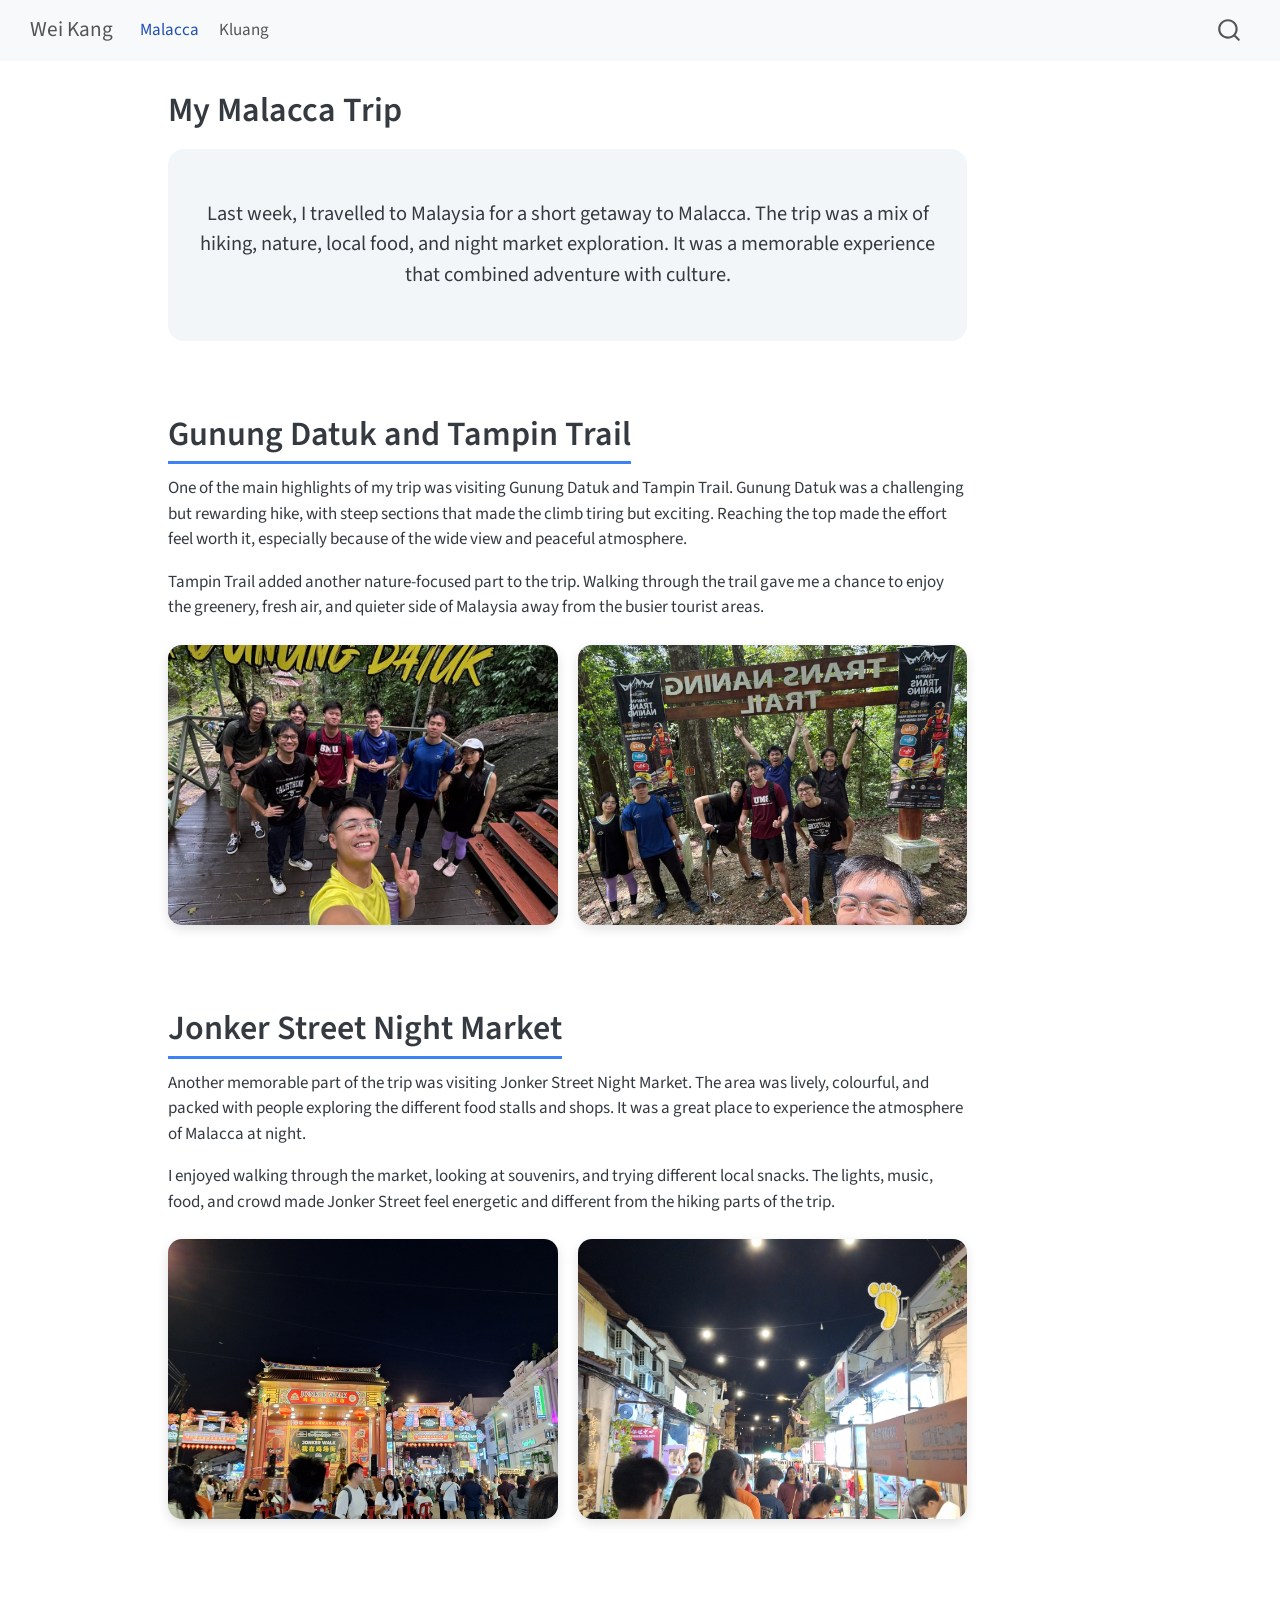
<file: docs/index.html>
<!DOCTYPE html>
<html xmlns="http://www.w3.org/1999/xhtml" lang="en" xml:lang="en"><head>

<meta charset="utf-8">
<meta name="generator" content="quarto-1.9.37">

<meta name="viewport" content="width=device-width, initial-scale=1.0, user-scalable=yes">


<title>Neo Wei Kang</title>
<style>
/* Default styles provided by pandoc.
** See https://pandoc.org/MANUAL.html#variables-for-html for config info.
*/
code{white-space: pre-wrap;}
span.smallcaps{font-variant: small-caps;}
div.columns{display: flex; gap: min(4vw, 1.5em);}
div.column{flex: auto; overflow-x: auto;}
div.hanging-indent{margin-left: 1.5em; text-indent: -1.5em;}
ul.task-list{list-style: none;}
ul.task-list li input[type="checkbox"] {
  width: 0.8em;
  margin: 0 0.8em 0.2em -1em; /* quarto-specific, see https://github.com/quarto-dev/quarto-cli/issues/4556 */ 
  vertical-align: middle;
}
/* CSS for syntax highlighting */
html { -webkit-text-size-adjust: 100%; }
pre > code.sourceCode { white-space: pre; position: relative; }
pre > code.sourceCode > span { display: inline-block; line-height: 1.25; }
pre > code.sourceCode > span:empty { height: 1.2em; }
.sourceCode { overflow: visible; }
code.sourceCode > span { color: inherit; text-decoration: inherit; }
div.sourceCode { margin: 1em 0; }
pre.sourceCode { margin: 0; }
@media screen {
div.sourceCode { overflow: auto; }
}
@media print {
pre > code.sourceCode { white-space: pre-wrap; }
pre > code.sourceCode > span { text-indent: -5em; padding-left: 5em; }
}
pre.numberSource code
  { counter-reset: source-line 0; }
pre.numberSource code > span
  { position: relative; left: -4em; counter-increment: source-line; }
pre.numberSource code > span > a:first-child::before
  { content: counter(source-line);
    position: relative; left: -1em; text-align: right; vertical-align: baseline;
    border: none; display: inline-block;
    -webkit-touch-callout: none; -webkit-user-select: none;
    -khtml-user-select: none; -moz-user-select: none;
    -ms-user-select: none; user-select: none;
    padding: 0 4px; width: 4em;
  }
pre.numberSource { margin-left: 3em;  padding-left: 4px; }
div.sourceCode
  {   }
@media screen {
pre > code.sourceCode > span > a:first-child::before { text-decoration: underline; }
}
</style>


<script src="site_libs/quarto-nav/quarto-nav.js"></script>
<script src="site_libs/quarto-nav/headroom.min.js"></script>
<script src="site_libs/clipboard/clipboard.min.js"></script>
<script src="site_libs/quarto-search/autocomplete.umd.js"></script>
<script src="site_libs/quarto-search/fuse.min.js"></script>
<script src="site_libs/quarto-search/quarto-search.js"></script>
<meta name="quarto:offset" content="./">
<script src="site_libs/quarto-html/quarto.js" type="module"></script>
<script src="site_libs/quarto-html/tabsets/tabsets.js" type="module"></script>
<script src="site_libs/quarto-html/popper.min.js"></script>
<script src="site_libs/quarto-html/tippy.umd.min.js"></script>
<script src="site_libs/quarto-html/anchor.min.js"></script>
<link href="site_libs/quarto-html/tippy.css" rel="stylesheet">
<link href="site_libs/quarto-html/quarto-syntax-highlighting-7f8f88aac4f3542376d5c11b86a4c14d.css" rel="stylesheet" id="quarto-text-highlighting-styles">
<script src="site_libs/bootstrap/bootstrap.min.js"></script>
<link href="site_libs/bootstrap/bootstrap-icons.css" rel="stylesheet">
<link href="site_libs/bootstrap/bootstrap-a0f9fd0d421825b736dc1bbcbcba2219.min.css" rel="stylesheet" append-hash="true" id="quarto-bootstrap" data-mode="light">
<script id="quarto-search-options" type="application/json">{
  "location": "navbar",
  "copy-button": false,
  "collapse-after": 3,
  "panel-placement": "end",
  "type": "overlay",
  "limit": 50,
  "keyboard-shortcut": [
    "f",
    "/",
    "s"
  ],
  "show-item-context": false,
  "language": {
    "search-no-results-text": "No results",
    "search-matching-documents-text": "matching documents",
    "search-copy-link-title": "Copy link to search",
    "search-hide-matches-text": "Hide additional matches",
    "search-more-match-text": "more match in this document",
    "search-more-matches-text": "more matches in this document",
    "search-clear-button-title": "Clear",
    "search-text-placeholder": "",
    "search-detached-cancel-button-title": "Cancel",
    "search-submit-button-title": "Submit",
    "search-label": "Search"
  }
}</script>


<link rel="stylesheet" href="styles.css">
</head>

<body class="nav-fixed quarto-light">

<div id="quarto-search-results"></div>
  <header id="quarto-header" class="headroom fixed-top">
    <nav class="navbar navbar-expand-lg " data-bs-theme="dark">
      <div class="navbar-container container-fluid">
      <div class="navbar-brand-container mx-auto">
    <a class="navbar-brand" href="./index.html">
    <span class="navbar-title">Wei Kang</span>
    </a>
  </div>
            <div id="quarto-search" class="" title="Search"></div>
          <button class="navbar-toggler" type="button" data-bs-toggle="collapse" data-bs-target="#navbarCollapse" aria-controls="navbarCollapse" role="menu" aria-expanded="false" aria-label="Toggle navigation" onclick="if (window.quartoToggleHeadroom) { window.quartoToggleHeadroom(); }">
  <span class="navbar-toggler-icon"></span>
</button>
          <div class="collapse navbar-collapse" id="navbarCollapse">
            <ul class="navbar-nav navbar-nav-scroll me-auto">
  <li class="nav-item">
    <a class="nav-link active" href="./index.html" aria-current="page"> 
<span class="menu-text">Malacca</span></a>
  </li>  
  <li class="nav-item">
    <a class="nav-link" href="./about.html"> 
<span class="menu-text">Kluang</span></a>
  </li>  
</ul>
          </div> <!-- /navcollapse -->
            <div class="quarto-navbar-tools">
</div>
      </div> <!-- /container-fluid -->
    </nav>
</header>
<!-- content -->
<div id="quarto-content" class="quarto-container page-columns page-rows-contents page-layout-article page-navbar">
<!-- sidebar -->
<!-- margin-sidebar -->
    <div id="quarto-margin-sidebar" class="sidebar margin-sidebar zindex-bottom">
        
    </div>
<!-- main -->
<main class="content" id="quarto-document-content">

<header id="title-block-header" class="quarto-title-block default">
  <div class="quarto-title">
    <h1 class="title">My Malacca Trip</h1>
  </div>
</header>

<section class="hero">
  <p>
    Last week, I travelled to Malaysia for a short getaway to Malacca.
    The trip was a mix of hiking, nature, local food, and night market exploration.
    It was a memorable experience that combined adventure with culture.
  </p>
</section>

<section class="trip-section">
  <h2>Gunung Datuk and Tampin Trail</h2>

  <p>
    One of the main highlights of my trip was visiting Gunung Datuk and Tampin Trail.
    Gunung Datuk was a challenging but rewarding hike, with steep sections that made
    the climb tiring but exciting. Reaching the top made the effort feel worth it,
    especially because of the wide view and peaceful atmosphere.
  </p>

  <p>
    Tampin Trail added another nature-focused part to the trip. Walking through the
    trail gave me a chance to enjoy the greenery, fresh air, and quieter side of
    Malaysia away from the busier tourist areas.
  </p>

  <div class="image-grid">
    <img src="datuk.jpg" alt="Gunung Datuk hike">

    <img src="tampin.jpg" alt="Tampin Trail">
  </div>
</section>

<section class="trip-section">
  <h2>Jonker Street Night Market</h2>

  <p>
    Another memorable part of the trip was visiting Jonker Street Night Market.
    The area was lively, colourful, and packed with people exploring the different
    food stalls and shops. It was a great place to experience the atmosphere of
    Malacca at night.
  </p>

  <p>
    I enjoyed walking through the market, looking at souvenirs, and trying different
    local snacks. The lights, music, food, and crowd made Jonker Street feel energetic
    and different from the hiking parts of the trip.
  </p>

  <div class="image-grid">
    <img src="jonker1.jpg" alt="Jonker Street Night Market">

    <img src="jonker2.jpg" alt="Food and stalls at Jonker Street Night Market">
  </div>
</section>

</main>
<script id="quarto-html-after-body" type="application/javascript">
  window.document.addEventListener("DOMContentLoaded", function (event) {
    const icon = "";
    const anchorJS = new window.AnchorJS();
    anchorJS.options = {
      placement: 'right',
      icon: icon
    };
    anchorJS.add('.anchored');
    const isCodeAnnotation = (el) => {
      for (const clz of el.classList) {
        if (clz.startsWith('code-annotation-')) {                     
          return true;
        }
      }
      return false;
    }
    const onCopySuccess = function(e) {
      // button target
      const button = e.trigger;
      // don't keep focus
      button.blur();
      // flash "checked"
      button.classList.add('code-copy-button-checked');
      var currentTitle = button.getAttribute("title");
      button.setAttribute("title", "Copied!");
      let tooltip;
      if (window.bootstrap) {
        button.setAttribute("data-bs-toggle", "tooltip");
        button.setAttribute("data-bs-placement", "left");
        button.setAttribute("data-bs-title", "Copied!");
        tooltip = new bootstrap.Tooltip(button, 
          { trigger: "manual", 
            customClass: "code-copy-button-tooltip",
            offset: [0, -8]});
        tooltip.show();    
      }
      setTimeout(function() {
        if (tooltip) {
          tooltip.hide();
          button.removeAttribute("data-bs-title");
          button.removeAttribute("data-bs-toggle");
          button.removeAttribute("data-bs-placement");
        }
        button.setAttribute("title", currentTitle);
        button.classList.remove('code-copy-button-checked');
      }, 1000);
      // clear code selection
      e.clearSelection();
    }
    const getTextToCopy = function(trigger) {
      const outerScaffold = trigger.parentElement.cloneNode(true);
      const codeEl = outerScaffold.querySelector('code');
      for (const childEl of codeEl.children) {
        if (isCodeAnnotation(childEl)) {
          childEl.remove();
        }
      }
      return codeEl.innerText;
    }
    const clipboard = new window.ClipboardJS('.code-copy-button:not([data-in-quarto-modal])', {
      text: getTextToCopy
    });
    clipboard.on('success', onCopySuccess);
    if (window.document.getElementById('quarto-embedded-source-code-modal')) {
      const clipboardModal = new window.ClipboardJS('.code-copy-button[data-in-quarto-modal]', {
        text: getTextToCopy,
        container: window.document.getElementById('quarto-embedded-source-code-modal')
      });
      clipboardModal.on('success', onCopySuccess);
    }
      var localhostRegex = new RegExp(/^(?:http|https):\/\/localhost\:?[0-9]*\//);
      var mailtoRegex = new RegExp(/^mailto:/);
        var filterRegex = new RegExp('/' + window.location.host + '/');
      var isInternal = (href) => {
          return filterRegex.test(href) || localhostRegex.test(href) || mailtoRegex.test(href);
      }
      // Inspect non-navigation links and adorn them if external
     var links = window.document.querySelectorAll('a[href]:not(.nav-link):not(.navbar-brand):not(.toc-action):not(.sidebar-link):not(.sidebar-item-toggle):not(.pagination-link):not(.no-external):not([aria-hidden]):not(.dropdown-item):not(.quarto-navigation-tool):not(.about-link)');
      for (var i=0; i<links.length; i++) {
        const link = links[i];
        if (!isInternal(link.href)) {
          // undo the damage that might have been done by quarto-nav.js in the case of
          // links that we want to consider external
          if (link.dataset.originalHref !== undefined) {
            link.href = link.dataset.originalHref;
          }
        }
      }
    function tippyHover(el, contentFn, onTriggerFn, onUntriggerFn) {
      const config = {
        allowHTML: true,
        maxWidth: 500,
        delay: 100,
        arrow: false,
        appendTo: function(el) {
            return el.parentElement;
        },
        interactive: true,
        interactiveBorder: 10,
        theme: 'quarto',
        placement: 'bottom-start',
      };
      if (contentFn) {
        config.content = contentFn;
      }
      if (onTriggerFn) {
        config.onTrigger = onTriggerFn;
      }
      if (onUntriggerFn) {
        config.onUntrigger = onUntriggerFn;
      }
      window.tippy(el, config); 
    }
    const noterefs = window.document.querySelectorAll('a[role="doc-noteref"]');
    for (var i=0; i<noterefs.length; i++) {
      const ref = noterefs[i];
      tippyHover(ref, function() {
        // use id or data attribute instead here
        let href = ref.getAttribute('data-footnote-href') || ref.getAttribute('href');
        try { href = new URL(href).hash; } catch {}
        const id = href.replace(/^#\/?/, "");
        const note = window.document.getElementById(id);
        if (note) {
          return note.innerHTML;
        } else {
          return "";
        }
      });
    }
    const xrefs = window.document.querySelectorAll('a.quarto-xref');
    const processXRef = (id, note) => {
      // Strip column container classes
      const stripColumnClz = (el) => {
        el.classList.remove("page-full", "page-columns");
        if (el.children) {
          for (const child of el.children) {
            stripColumnClz(child);
          }
        }
      }
      stripColumnClz(note)
      if (id === null || id.startsWith('sec-')) {
        // Special case sections, only their first couple elements
        const container = document.createElement("div");
        if (note.children && note.children.length > 2) {
          container.appendChild(note.children[0].cloneNode(true));
          for (let i = 1; i < note.children.length; i++) {
            const child = note.children[i];
            if (child.tagName === "P" && child.innerText === "") {
              continue;
            } else {
              container.appendChild(child.cloneNode(true));
              break;
            }
          }
          if (window.Quarto?.typesetMath) {
            window.Quarto.typesetMath(container);
          }
          return container.innerHTML
        } else {
          if (window.Quarto?.typesetMath) {
            window.Quarto.typesetMath(note);
          }
          return note.innerHTML;
        }
      } else {
        // Remove any anchor links if they are present
        const anchorLink = note.querySelector('a.anchorjs-link');
        if (anchorLink) {
          anchorLink.remove();
        }
        if (window.Quarto?.typesetMath) {
          window.Quarto.typesetMath(note);
        }
        if (note.classList.contains("callout")) {
          return note.outerHTML;
        } else {
          return note.innerHTML;
        }
      }
    }
    for (var i=0; i<xrefs.length; i++) {
      const xref = xrefs[i];
      tippyHover(xref, undefined, function(instance) {
        instance.disable();
        let url = xref.getAttribute('href');
        let hash = undefined; 
        if (url.startsWith('#')) {
          hash = url;
        } else {
          try { hash = new URL(url).hash; } catch {}
        }
        if (hash) {
          const id = hash.replace(/^#\/?/, "");
          const note = window.document.getElementById(id);
          if (note !== null) {
            try {
              const html = processXRef(id, note.cloneNode(true));
              instance.setContent(html);
            } finally {
              instance.enable();
              instance.show();
            }
          } else {
            // See if we can fetch this
            fetch(url.split('#')[0])
            .then(res => res.text())
            .then(html => {
              const parser = new DOMParser();
              const htmlDoc = parser.parseFromString(html, "text/html");
              const note = htmlDoc.getElementById(id);
              if (note !== null) {
                const html = processXRef(id, note);
                instance.setContent(html);
              } 
            }).finally(() => {
              instance.enable();
              instance.show();
            });
          }
        } else {
          // See if we can fetch a full url (with no hash to target)
          // This is a special case and we should probably do some content thinning / targeting
          fetch(url)
          .then(res => res.text())
          .then(html => {
            const parser = new DOMParser();
            const htmlDoc = parser.parseFromString(html, "text/html");
            const note = htmlDoc.querySelector('main.content');
            if (note !== null) {
              // This should only happen for chapter cross references
              // (since there is no id in the URL)
              // remove the first header
              if (note.children.length > 0 && note.children[0].tagName === "HEADER") {
                note.children[0].remove();
              }
              const html = processXRef(null, note);
              instance.setContent(html);
            } 
          }).finally(() => {
            instance.enable();
            instance.show();
          });
        }
      }, function(instance) {
      });
    }
        let selectedAnnoteEl;
        const selectorForAnnotation = ( cell, annotation) => {
          let cellAttr = 'data-code-cell="' + cell + '"';
          let lineAttr = 'data-code-annotation="' +  annotation + '"';
          const selector = 'span[' + cellAttr + '][' + lineAttr + ']';
          return selector;
        }
        const selectCodeLines = (annoteEl) => {
          const doc = window.document;
          const targetCell = annoteEl.getAttribute("data-target-cell");
          const targetAnnotation = annoteEl.getAttribute("data-target-annotation");
          const annoteSpan = window.document.querySelector(selectorForAnnotation(targetCell, targetAnnotation));
          const lines = annoteSpan.getAttribute("data-code-lines").split(",");
          const lineIds = lines.map((line) => {
            return targetCell + "-" + line;
          })
          let top = null;
          let height = null;
          let parent = null;
          if (lineIds.length > 0) {
              //compute the position of the single el (top and bottom and make a div)
              const el = window.document.getElementById(lineIds[0]);
              top = el.offsetTop;
              height = el.offsetHeight;
              parent = el.parentElement.parentElement;
            if (lineIds.length > 1) {
              const lastEl = window.document.getElementById(lineIds[lineIds.length - 1]);
              const bottom = lastEl.offsetTop + lastEl.offsetHeight;
              height = bottom - top;
            }
            if (top !== null && height !== null && parent !== null) {
              // cook up a div (if necessary) and position it 
              let div = window.document.getElementById("code-annotation-line-highlight");
              if (div === null) {
                div = window.document.createElement("div");
                div.setAttribute("id", "code-annotation-line-highlight");
                div.style.position = 'absolute';
                parent.appendChild(div);
              }
              div.style.top = top - 2 + "px";
              div.style.height = height + 4 + "px";
              div.style.left = 0;
              let gutterDiv = window.document.getElementById("code-annotation-line-highlight-gutter");
              if (gutterDiv === null) {
                gutterDiv = window.document.createElement("div");
                gutterDiv.setAttribute("id", "code-annotation-line-highlight-gutter");
                gutterDiv.style.position = 'absolute';
                const codeCell = window.document.getElementById(targetCell);
                const gutter = codeCell.querySelector('.code-annotation-gutter');
                gutter.appendChild(gutterDiv);
              }
              gutterDiv.style.top = top - 2 + "px";
              gutterDiv.style.height = height + 4 + "px";
            }
            selectedAnnoteEl = annoteEl;
          }
        };
        const unselectCodeLines = () => {
          const elementsIds = ["code-annotation-line-highlight", "code-annotation-line-highlight-gutter"];
          elementsIds.forEach((elId) => {
            const div = window.document.getElementById(elId);
            if (div) {
              div.remove();
            }
          });
          selectedAnnoteEl = undefined;
        };
          // Handle positioning of the toggle
      window.addEventListener(
        "resize",
        throttle(() => {
          elRect = undefined;
          if (selectedAnnoteEl) {
            selectCodeLines(selectedAnnoteEl);
          }
        }, 10)
      );
      function throttle(fn, ms) {
      let throttle = false;
      let timer;
        return (...args) => {
          if(!throttle) { // first call gets through
              fn.apply(this, args);
              throttle = true;
          } else { // all the others get throttled
              if(timer) clearTimeout(timer); // cancel #2
              timer = setTimeout(() => {
                fn.apply(this, args);
                timer = throttle = false;
              }, ms);
          }
        };
      }
        // Attach click handler to the DT
        const annoteDls = window.document.querySelectorAll('dt[data-target-cell]');
        for (const annoteDlNode of annoteDls) {
          annoteDlNode.addEventListener('click', (event) => {
            const clickedEl = event.target;
            if (clickedEl !== selectedAnnoteEl) {
              unselectCodeLines();
              const activeEl = window.document.querySelector('dt[data-target-cell].code-annotation-active');
              if (activeEl) {
                activeEl.classList.remove('code-annotation-active');
              }
              selectCodeLines(clickedEl);
              clickedEl.classList.add('code-annotation-active');
            } else {
              // Unselect the line
              unselectCodeLines();
              clickedEl.classList.remove('code-annotation-active');
            }
          });
        }
    const findCites = (el) => {
      const parentEl = el.parentElement;
      if (parentEl) {
        const cites = parentEl.dataset.cites;
        if (cites) {
          return {
            el,
            cites: cites.split(' ')
          };
        } else {
          return findCites(el.parentElement)
        }
      } else {
        return undefined;
      }
    };
    var bibliorefs = window.document.querySelectorAll('a[role="doc-biblioref"]');
    for (var i=0; i<bibliorefs.length; i++) {
      const ref = bibliorefs[i];
      const citeInfo = findCites(ref);
      if (citeInfo) {
        tippyHover(citeInfo.el, function() {
          var popup = window.document.createElement('div');
          citeInfo.cites.forEach(function(cite) {
            var citeDiv = window.document.createElement('div');
            citeDiv.classList.add('hanging-indent');
            citeDiv.classList.add('csl-entry');
            var biblioDiv = window.document.getElementById('ref-' + cite);
            if (biblioDiv) {
              citeDiv.innerHTML = biblioDiv.innerHTML;
            }
            popup.appendChild(citeDiv);
          });
          return popup.innerHTML;
        });
      }
    }
  });
  </script>
</div> <!-- /content -->




</body></html>
</file>
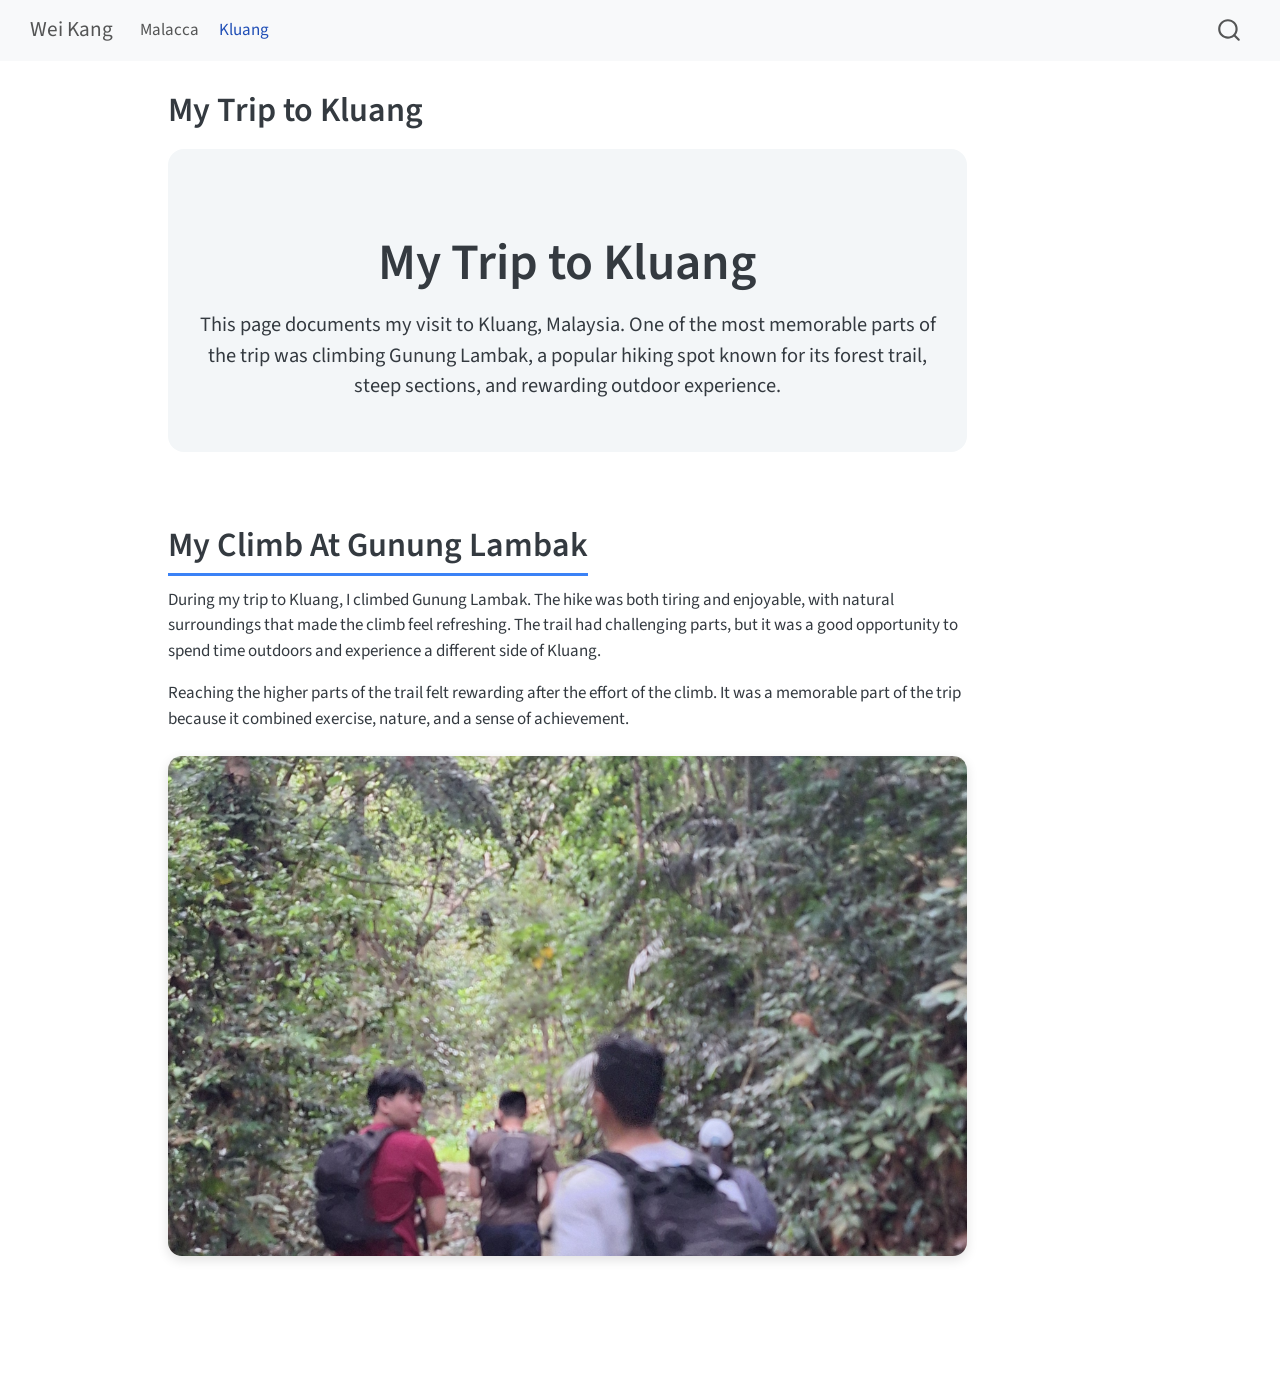
<file: docs/about.html>
<!DOCTYPE html>
<html xmlns="http://www.w3.org/1999/xhtml" lang="en" xml:lang="en"><head>

<meta charset="utf-8">
<meta name="generator" content="quarto-1.9.37">

<meta name="viewport" content="width=device-width, initial-scale=1.0, user-scalable=yes">


<title>Kluang Trip</title>
<style>
/* Default styles provided by pandoc.
** See https://pandoc.org/MANUAL.html#variables-for-html for config info.
*/
code{white-space: pre-wrap;}
span.smallcaps{font-variant: small-caps;}
div.columns{display: flex; gap: min(4vw, 1.5em);}
div.column{flex: auto; overflow-x: auto;}
div.hanging-indent{margin-left: 1.5em; text-indent: -1.5em;}
ul.task-list{list-style: none;}
ul.task-list li input[type="checkbox"] {
  width: 0.8em;
  margin: 0 0.8em 0.2em -1em; /* quarto-specific, see https://github.com/quarto-dev/quarto-cli/issues/4556 */ 
  vertical-align: middle;
}
/* CSS for syntax highlighting */
html { -webkit-text-size-adjust: 100%; }
pre > code.sourceCode { white-space: pre; position: relative; }
pre > code.sourceCode > span { display: inline-block; line-height: 1.25; }
pre > code.sourceCode > span:empty { height: 1.2em; }
.sourceCode { overflow: visible; }
code.sourceCode > span { color: inherit; text-decoration: inherit; }
div.sourceCode { margin: 1em 0; }
pre.sourceCode { margin: 0; }
@media screen {
div.sourceCode { overflow: auto; }
}
@media print {
pre > code.sourceCode { white-space: pre-wrap; }
pre > code.sourceCode > span { text-indent: -5em; padding-left: 5em; }
}
pre.numberSource code
  { counter-reset: source-line 0; }
pre.numberSource code > span
  { position: relative; left: -4em; counter-increment: source-line; }
pre.numberSource code > span > a:first-child::before
  { content: counter(source-line);
    position: relative; left: -1em; text-align: right; vertical-align: baseline;
    border: none; display: inline-block;
    -webkit-touch-callout: none; -webkit-user-select: none;
    -khtml-user-select: none; -moz-user-select: none;
    -ms-user-select: none; user-select: none;
    padding: 0 4px; width: 4em;
  }
pre.numberSource { margin-left: 3em;  padding-left: 4px; }
div.sourceCode
  {   }
@media screen {
pre > code.sourceCode > span > a:first-child::before { text-decoration: underline; }
}
</style>


<script src="site_libs/quarto-nav/quarto-nav.js"></script>
<script src="site_libs/quarto-nav/headroom.min.js"></script>
<script src="site_libs/clipboard/clipboard.min.js"></script>
<script src="site_libs/quarto-search/autocomplete.umd.js"></script>
<script src="site_libs/quarto-search/fuse.min.js"></script>
<script src="site_libs/quarto-search/quarto-search.js"></script>
<meta name="quarto:offset" content="./">
<script src="site_libs/quarto-html/quarto.js" type="module"></script>
<script src="site_libs/quarto-html/tabsets/tabsets.js" type="module"></script>
<script src="site_libs/quarto-html/popper.min.js"></script>
<script src="site_libs/quarto-html/tippy.umd.min.js"></script>
<script src="site_libs/quarto-html/anchor.min.js"></script>
<link href="site_libs/quarto-html/tippy.css" rel="stylesheet">
<link href="site_libs/quarto-html/quarto-syntax-highlighting-7f8f88aac4f3542376d5c11b86a4c14d.css" rel="stylesheet" id="quarto-text-highlighting-styles">
<script src="site_libs/bootstrap/bootstrap.min.js"></script>
<link href="site_libs/bootstrap/bootstrap-icons.css" rel="stylesheet">
<link href="site_libs/bootstrap/bootstrap-a0f9fd0d421825b736dc1bbcbcba2219.min.css" rel="stylesheet" append-hash="true" id="quarto-bootstrap" data-mode="light">
<script id="quarto-search-options" type="application/json">{
  "location": "navbar",
  "copy-button": false,
  "collapse-after": 3,
  "panel-placement": "end",
  "type": "overlay",
  "limit": 50,
  "keyboard-shortcut": [
    "f",
    "/",
    "s"
  ],
  "show-item-context": false,
  "language": {
    "search-no-results-text": "No results",
    "search-matching-documents-text": "matching documents",
    "search-copy-link-title": "Copy link to search",
    "search-hide-matches-text": "Hide additional matches",
    "search-more-match-text": "more match in this document",
    "search-more-matches-text": "more matches in this document",
    "search-clear-button-title": "Clear",
    "search-text-placeholder": "",
    "search-detached-cancel-button-title": "Cancel",
    "search-submit-button-title": "Submit",
    "search-label": "Search"
  }
}</script>


<link rel="stylesheet" href="styles.css">
</head>

<body class="nav-fixed quarto-light">

<div id="quarto-search-results"></div>
  <header id="quarto-header" class="headroom fixed-top">
    <nav class="navbar navbar-expand-lg " data-bs-theme="dark">
      <div class="navbar-container container-fluid">
      <div class="navbar-brand-container mx-auto">
    <a class="navbar-brand" href="./index.html">
    <span class="navbar-title">Wei Kang</span>
    </a>
  </div>
            <div id="quarto-search" class="" title="Search"></div>
          <button class="navbar-toggler" type="button" data-bs-toggle="collapse" data-bs-target="#navbarCollapse" aria-controls="navbarCollapse" role="menu" aria-expanded="false" aria-label="Toggle navigation" onclick="if (window.quartoToggleHeadroom) { window.quartoToggleHeadroom(); }">
  <span class="navbar-toggler-icon"></span>
</button>
          <div class="collapse navbar-collapse" id="navbarCollapse">
            <ul class="navbar-nav navbar-nav-scroll me-auto">
  <li class="nav-item">
    <a class="nav-link" href="./index.html"> 
<span class="menu-text">Malacca</span></a>
  </li>  
  <li class="nav-item">
    <a class="nav-link active" href="./about.html" aria-current="page"> 
<span class="menu-text">Kluang</span></a>
  </li>  
</ul>
          </div> <!-- /navcollapse -->
            <div class="quarto-navbar-tools">
</div>
      </div> <!-- /container-fluid -->
    </nav>
</header>
<!-- content -->
<div id="quarto-content" class="quarto-container page-columns page-rows-contents page-layout-article page-navbar">
<!-- sidebar -->
<!-- margin-sidebar -->
    <div id="quarto-margin-sidebar" class="sidebar margin-sidebar zindex-bottom">
        
    </div>
<!-- main -->
<main class="content" id="quarto-document-content">

<header id="title-block-header" class="quarto-title-block default">
  <div class="quarto-title">
    <h1 class="title">My Trip to Kluang</h1>
  </div>
</header>

<section class="hero">
  <h1>My Trip to Kluang</h1>
  <p>
    This page documents my visit to Kluang, Malaysia. One of the most memorable
    parts of the trip was climbing Gunung Lambak, a popular hiking spot known for
    its forest trail, steep sections, and rewarding outdoor experience.
  </p>
</section>

<section class="trip-section">
  <h2>My Climb At Gunung Lambak</h2>

  <p>
    During my trip to Kluang, I climbed Gunung Lambak. The hike was both tiring
    and enjoyable, with natural surroundings that made the climb feel refreshing.
    The trail had challenging parts, but it was a good opportunity to spend time
    outdoors and experience a different side of Kluang.
  </p>

  <p>
    Reaching the higher parts of the trail felt rewarding after the effort of the
    climb. It was a memorable part of the trip because it combined exercise,
    nature, and a sense of achievement.
  </p>

  <div class="single-image">
    <img src="lambak.jpg" alt="My climb at Gunung Lambak">
  </div>
</section>

</main>
<script id="quarto-html-after-body" type="application/javascript">
  window.document.addEventListener("DOMContentLoaded", function (event) {
    const icon = "";
    const anchorJS = new window.AnchorJS();
    anchorJS.options = {
      placement: 'right',
      icon: icon
    };
    anchorJS.add('.anchored');
    const isCodeAnnotation = (el) => {
      for (const clz of el.classList) {
        if (clz.startsWith('code-annotation-')) {                     
          return true;
        }
      }
      return false;
    }
    const onCopySuccess = function(e) {
      // button target
      const button = e.trigger;
      // don't keep focus
      button.blur();
      // flash "checked"
      button.classList.add('code-copy-button-checked');
      var currentTitle = button.getAttribute("title");
      button.setAttribute("title", "Copied!");
      let tooltip;
      if (window.bootstrap) {
        button.setAttribute("data-bs-toggle", "tooltip");
        button.setAttribute("data-bs-placement", "left");
        button.setAttribute("data-bs-title", "Copied!");
        tooltip = new bootstrap.Tooltip(button, 
          { trigger: "manual", 
            customClass: "code-copy-button-tooltip",
            offset: [0, -8]});
        tooltip.show();    
      }
      setTimeout(function() {
        if (tooltip) {
          tooltip.hide();
          button.removeAttribute("data-bs-title");
          button.removeAttribute("data-bs-toggle");
          button.removeAttribute("data-bs-placement");
        }
        button.setAttribute("title", currentTitle);
        button.classList.remove('code-copy-button-checked');
      }, 1000);
      // clear code selection
      e.clearSelection();
    }
    const getTextToCopy = function(trigger) {
      const outerScaffold = trigger.parentElement.cloneNode(true);
      const codeEl = outerScaffold.querySelector('code');
      for (const childEl of codeEl.children) {
        if (isCodeAnnotation(childEl)) {
          childEl.remove();
        }
      }
      return codeEl.innerText;
    }
    const clipboard = new window.ClipboardJS('.code-copy-button:not([data-in-quarto-modal])', {
      text: getTextToCopy
    });
    clipboard.on('success', onCopySuccess);
    if (window.document.getElementById('quarto-embedded-source-code-modal')) {
      const clipboardModal = new window.ClipboardJS('.code-copy-button[data-in-quarto-modal]', {
        text: getTextToCopy,
        container: window.document.getElementById('quarto-embedded-source-code-modal')
      });
      clipboardModal.on('success', onCopySuccess);
    }
      var localhostRegex = new RegExp(/^(?:http|https):\/\/localhost\:?[0-9]*\//);
      var mailtoRegex = new RegExp(/^mailto:/);
        var filterRegex = new RegExp('/' + window.location.host + '/');
      var isInternal = (href) => {
          return filterRegex.test(href) || localhostRegex.test(href) || mailtoRegex.test(href);
      }
      // Inspect non-navigation links and adorn them if external
     var links = window.document.querySelectorAll('a[href]:not(.nav-link):not(.navbar-brand):not(.toc-action):not(.sidebar-link):not(.sidebar-item-toggle):not(.pagination-link):not(.no-external):not([aria-hidden]):not(.dropdown-item):not(.quarto-navigation-tool):not(.about-link)');
      for (var i=0; i<links.length; i++) {
        const link = links[i];
        if (!isInternal(link.href)) {
          // undo the damage that might have been done by quarto-nav.js in the case of
          // links that we want to consider external
          if (link.dataset.originalHref !== undefined) {
            link.href = link.dataset.originalHref;
          }
        }
      }
    function tippyHover(el, contentFn, onTriggerFn, onUntriggerFn) {
      const config = {
        allowHTML: true,
        maxWidth: 500,
        delay: 100,
        arrow: false,
        appendTo: function(el) {
            return el.parentElement;
        },
        interactive: true,
        interactiveBorder: 10,
        theme: 'quarto',
        placement: 'bottom-start',
      };
      if (contentFn) {
        config.content = contentFn;
      }
      if (onTriggerFn) {
        config.onTrigger = onTriggerFn;
      }
      if (onUntriggerFn) {
        config.onUntrigger = onUntriggerFn;
      }
      window.tippy(el, config); 
    }
    const noterefs = window.document.querySelectorAll('a[role="doc-noteref"]');
    for (var i=0; i<noterefs.length; i++) {
      const ref = noterefs[i];
      tippyHover(ref, function() {
        // use id or data attribute instead here
        let href = ref.getAttribute('data-footnote-href') || ref.getAttribute('href');
        try { href = new URL(href).hash; } catch {}
        const id = href.replace(/^#\/?/, "");
        const note = window.document.getElementById(id);
        if (note) {
          return note.innerHTML;
        } else {
          return "";
        }
      });
    }
    const xrefs = window.document.querySelectorAll('a.quarto-xref');
    const processXRef = (id, note) => {
      // Strip column container classes
      const stripColumnClz = (el) => {
        el.classList.remove("page-full", "page-columns");
        if (el.children) {
          for (const child of el.children) {
            stripColumnClz(child);
          }
        }
      }
      stripColumnClz(note)
      if (id === null || id.startsWith('sec-')) {
        // Special case sections, only their first couple elements
        const container = document.createElement("div");
        if (note.children && note.children.length > 2) {
          container.appendChild(note.children[0].cloneNode(true));
          for (let i = 1; i < note.children.length; i++) {
            const child = note.children[i];
            if (child.tagName === "P" && child.innerText === "") {
              continue;
            } else {
              container.appendChild(child.cloneNode(true));
              break;
            }
          }
          if (window.Quarto?.typesetMath) {
            window.Quarto.typesetMath(container);
          }
          return container.innerHTML
        } else {
          if (window.Quarto?.typesetMath) {
            window.Quarto.typesetMath(note);
          }
          return note.innerHTML;
        }
      } else {
        // Remove any anchor links if they are present
        const anchorLink = note.querySelector('a.anchorjs-link');
        if (anchorLink) {
          anchorLink.remove();
        }
        if (window.Quarto?.typesetMath) {
          window.Quarto.typesetMath(note);
        }
        if (note.classList.contains("callout")) {
          return note.outerHTML;
        } else {
          return note.innerHTML;
        }
      }
    }
    for (var i=0; i<xrefs.length; i++) {
      const xref = xrefs[i];
      tippyHover(xref, undefined, function(instance) {
        instance.disable();
        let url = xref.getAttribute('href');
        let hash = undefined; 
        if (url.startsWith('#')) {
          hash = url;
        } else {
          try { hash = new URL(url).hash; } catch {}
        }
        if (hash) {
          const id = hash.replace(/^#\/?/, "");
          const note = window.document.getElementById(id);
          if (note !== null) {
            try {
              const html = processXRef(id, note.cloneNode(true));
              instance.setContent(html);
            } finally {
              instance.enable();
              instance.show();
            }
          } else {
            // See if we can fetch this
            fetch(url.split('#')[0])
            .then(res => res.text())
            .then(html => {
              const parser = new DOMParser();
              const htmlDoc = parser.parseFromString(html, "text/html");
              const note = htmlDoc.getElementById(id);
              if (note !== null) {
                const html = processXRef(id, note);
                instance.setContent(html);
              } 
            }).finally(() => {
              instance.enable();
              instance.show();
            });
          }
        } else {
          // See if we can fetch a full url (with no hash to target)
          // This is a special case and we should probably do some content thinning / targeting
          fetch(url)
          .then(res => res.text())
          .then(html => {
            const parser = new DOMParser();
            const htmlDoc = parser.parseFromString(html, "text/html");
            const note = htmlDoc.querySelector('main.content');
            if (note !== null) {
              // This should only happen for chapter cross references
              // (since there is no id in the URL)
              // remove the first header
              if (note.children.length > 0 && note.children[0].tagName === "HEADER") {
                note.children[0].remove();
              }
              const html = processXRef(null, note);
              instance.setContent(html);
            } 
          }).finally(() => {
            instance.enable();
            instance.show();
          });
        }
      }, function(instance) {
      });
    }
        let selectedAnnoteEl;
        const selectorForAnnotation = ( cell, annotation) => {
          let cellAttr = 'data-code-cell="' + cell + '"';
          let lineAttr = 'data-code-annotation="' +  annotation + '"';
          const selector = 'span[' + cellAttr + '][' + lineAttr + ']';
          return selector;
        }
        const selectCodeLines = (annoteEl) => {
          const doc = window.document;
          const targetCell = annoteEl.getAttribute("data-target-cell");
          const targetAnnotation = annoteEl.getAttribute("data-target-annotation");
          const annoteSpan = window.document.querySelector(selectorForAnnotation(targetCell, targetAnnotation));
          const lines = annoteSpan.getAttribute("data-code-lines").split(",");
          const lineIds = lines.map((line) => {
            return targetCell + "-" + line;
          })
          let top = null;
          let height = null;
          let parent = null;
          if (lineIds.length > 0) {
              //compute the position of the single el (top and bottom and make a div)
              const el = window.document.getElementById(lineIds[0]);
              top = el.offsetTop;
              height = el.offsetHeight;
              parent = el.parentElement.parentElement;
            if (lineIds.length > 1) {
              const lastEl = window.document.getElementById(lineIds[lineIds.length - 1]);
              const bottom = lastEl.offsetTop + lastEl.offsetHeight;
              height = bottom - top;
            }
            if (top !== null && height !== null && parent !== null) {
              // cook up a div (if necessary) and position it 
              let div = window.document.getElementById("code-annotation-line-highlight");
              if (div === null) {
                div = window.document.createElement("div");
                div.setAttribute("id", "code-annotation-line-highlight");
                div.style.position = 'absolute';
                parent.appendChild(div);
              }
              div.style.top = top - 2 + "px";
              div.style.height = height + 4 + "px";
              div.style.left = 0;
              let gutterDiv = window.document.getElementById("code-annotation-line-highlight-gutter");
              if (gutterDiv === null) {
                gutterDiv = window.document.createElement("div");
                gutterDiv.setAttribute("id", "code-annotation-line-highlight-gutter");
                gutterDiv.style.position = 'absolute';
                const codeCell = window.document.getElementById(targetCell);
                const gutter = codeCell.querySelector('.code-annotation-gutter');
                gutter.appendChild(gutterDiv);
              }
              gutterDiv.style.top = top - 2 + "px";
              gutterDiv.style.height = height + 4 + "px";
            }
            selectedAnnoteEl = annoteEl;
          }
        };
        const unselectCodeLines = () => {
          const elementsIds = ["code-annotation-line-highlight", "code-annotation-line-highlight-gutter"];
          elementsIds.forEach((elId) => {
            const div = window.document.getElementById(elId);
            if (div) {
              div.remove();
            }
          });
          selectedAnnoteEl = undefined;
        };
          // Handle positioning of the toggle
      window.addEventListener(
        "resize",
        throttle(() => {
          elRect = undefined;
          if (selectedAnnoteEl) {
            selectCodeLines(selectedAnnoteEl);
          }
        }, 10)
      );
      function throttle(fn, ms) {
      let throttle = false;
      let timer;
        return (...args) => {
          if(!throttle) { // first call gets through
              fn.apply(this, args);
              throttle = true;
          } else { // all the others get throttled
              if(timer) clearTimeout(timer); // cancel #2
              timer = setTimeout(() => {
                fn.apply(this, args);
                timer = throttle = false;
              }, ms);
          }
        };
      }
        // Attach click handler to the DT
        const annoteDls = window.document.querySelectorAll('dt[data-target-cell]');
        for (const annoteDlNode of annoteDls) {
          annoteDlNode.addEventListener('click', (event) => {
            const clickedEl = event.target;
            if (clickedEl !== selectedAnnoteEl) {
              unselectCodeLines();
              const activeEl = window.document.querySelector('dt[data-target-cell].code-annotation-active');
              if (activeEl) {
                activeEl.classList.remove('code-annotation-active');
              }
              selectCodeLines(clickedEl);
              clickedEl.classList.add('code-annotation-active');
            } else {
              // Unselect the line
              unselectCodeLines();
              clickedEl.classList.remove('code-annotation-active');
            }
          });
        }
    const findCites = (el) => {
      const parentEl = el.parentElement;
      if (parentEl) {
        const cites = parentEl.dataset.cites;
        if (cites) {
          return {
            el,
            cites: cites.split(' ')
          };
        } else {
          return findCites(el.parentElement)
        }
      } else {
        return undefined;
      }
    };
    var bibliorefs = window.document.querySelectorAll('a[role="doc-biblioref"]');
    for (var i=0; i<bibliorefs.length; i++) {
      const ref = bibliorefs[i];
      const citeInfo = findCites(ref);
      if (citeInfo) {
        tippyHover(citeInfo.el, function() {
          var popup = window.document.createElement('div');
          citeInfo.cites.forEach(function(cite) {
            var citeDiv = window.document.createElement('div');
            citeDiv.classList.add('hanging-indent');
            citeDiv.classList.add('csl-entry');
            var biblioDiv = window.document.getElementById('ref-' + cite);
            if (biblioDiv) {
              citeDiv.innerHTML = biblioDiv.innerHTML;
            }
            popup.appendChild(citeDiv);
          });
          return popup.innerHTML;
        });
      }
    }
  });
  </script>
</div> <!-- /content -->




</body></html>
</file>
<file: docs/site_libs/quarto-html/tippy.css>
.tippy-box[data-animation=fade][data-state=hidden]{opacity:0}[data-tippy-root]{max-width:calc(100vw - 10px)}.tippy-box{position:relative;background-color:#333;color:#fff;border-radius:4px;font-size:14px;line-height:1.4;white-space:normal;outline:0;transition-property:transform,visibility,opacity}.tippy-box[data-placement^=top]>.tippy-arrow{bottom:0}.tippy-box[data-placement^=top]>.tippy-arrow:before{bottom:-7px;left:0;border-width:8px 8px 0;border-top-color:initial;transform-origin:center top}.tippy-box[data-placement^=bottom]>.tippy-arrow{top:0}.tippy-box[data-placement^=bottom]>.tippy-arrow:before{top:-7px;left:0;border-width:0 8px 8px;border-bottom-color:initial;transform-origin:center bottom}.tippy-box[data-placement^=left]>.tippy-arrow{right:0}.tippy-box[data-placement^=left]>.tippy-arrow:before{border-width:8px 0 8px 8px;border-left-color:initial;right:-7px;transform-origin:center left}.tippy-box[data-placement^=right]>.tippy-arrow{left:0}.tippy-box[data-placement^=right]>.tippy-arrow:before{left:-7px;border-width:8px 8px 8px 0;border-right-color:initial;transform-origin:center right}.tippy-box[data-inertia][data-state=visible]{transition-timing-function:cubic-bezier(.54,1.5,.38,1.11)}.tippy-arrow{width:16px;height:16px;color:#333}.tippy-arrow:before{content:"";position:absolute;border-color:transparent;border-style:solid}.tippy-content{position:relative;padding:5px 9px;z-index:1}
</file>
<file: docs/site_libs/quarto-html/quarto-syntax-highlighting-7f8f88aac4f3542376d5c11b86a4c14d.css>
/* quarto syntax highlight colors */
:root {
  --quarto-hl-ot-color: #003B4F;
  --quarto-hl-at-color: #657422;
  --quarto-hl-ss-color: #20794D;
  --quarto-hl-an-color: #5E5E5E;
  --quarto-hl-fu-color: #4758AB;
  --quarto-hl-st-color: #20794D;
  --quarto-hl-cf-color: #003B4F;
  --quarto-hl-op-color: #5E5E5E;
  --quarto-hl-er-color: #AD0000;
  --quarto-hl-bn-color: #AD0000;
  --quarto-hl-al-color: #AD0000;
  --quarto-hl-va-color: #111111;
  --quarto-hl-bu-color: inherit;
  --quarto-hl-ex-color: inherit;
  --quarto-hl-pp-color: #AD0000;
  --quarto-hl-in-color: #5E5E5E;
  --quarto-hl-vs-color: #20794D;
  --quarto-hl-wa-color: #5E5E5E;
  --quarto-hl-do-color: #5E5E5E;
  --quarto-hl-im-color: #00769E;
  --quarto-hl-ch-color: #20794D;
  --quarto-hl-dt-color: #AD0000;
  --quarto-hl-fl-color: #AD0000;
  --quarto-hl-co-color: #5E5E5E;
  --quarto-hl-cv-color: #5E5E5E;
  --quarto-hl-cn-color: #8f5902;
  --quarto-hl-sc-color: #5E5E5E;
  --quarto-hl-dv-color: #AD0000;
  --quarto-hl-kw-color: #003B4F;
}

/* other quarto variables */
:root {
  --quarto-font-monospace: SFMono-Regular, Menlo, Monaco, Consolas, "Liberation Mono", "Courier New", monospace;
}

/* syntax highlight based on Pandoc's rules */
pre > code.sourceCode > span {
  color: #003B4F;
}

code.sourceCode > span {
  color: #003B4F;
}

div.sourceCode,
div.sourceCode pre.sourceCode {
  color: #003B4F;
}

/* Normal */
code span {
  color: #003B4F;
}

/* Alert */
code span.al {
  color: #AD0000;
  font-style: inherit;
}

/* Annotation */
code span.an {
  color: #5E5E5E;
  font-style: inherit;
}

/* Attribute */
code span.at {
  color: #657422;
  font-style: inherit;
}

/* BaseN */
code span.bn {
  color: #AD0000;
  font-style: inherit;
}

/* BuiltIn */
code span.bu {
  font-style: inherit;
}

/* ControlFlow */
code span.cf {
  color: #003B4F;
  font-weight: bold;
  font-style: inherit;
}

/* Char */
code span.ch {
  color: #20794D;
  font-style: inherit;
}

/* Constant */
code span.cn {
  color: #8f5902;
  font-style: inherit;
}

/* Comment */
code span.co {
  color: #5E5E5E;
  font-style: inherit;
}

/* CommentVar */
code span.cv {
  color: #5E5E5E;
  font-style: italic;
}

/* Documentation */
code span.do {
  color: #5E5E5E;
  font-style: italic;
}

/* DataType */
code span.dt {
  color: #AD0000;
  font-style: inherit;
}

/* DecVal */
code span.dv {
  color: #AD0000;
  font-style: inherit;
}

/* Error */
code span.er {
  color: #AD0000;
  font-style: inherit;
}

/* Extension */
code span.ex {
  font-style: inherit;
}

/* Float */
code span.fl {
  color: #AD0000;
  font-style: inherit;
}

/* Function */
code span.fu {
  color: #4758AB;
  font-style: inherit;
}

/* Import */
code span.im {
  color: #00769E;
  font-style: inherit;
}

/* Information */
code span.in {
  color: #5E5E5E;
  font-style: inherit;
}

/* Keyword */
code span.kw {
  color: #003B4F;
  font-weight: bold;
  font-style: inherit;
}

/* Operator */
code span.op {
  color: #5E5E5E;
  font-style: inherit;
}

/* Other */
code span.ot {
  color: #003B4F;
  font-style: inherit;
}

/* Preprocessor */
code span.pp {
  color: #AD0000;
  font-style: inherit;
}

/* SpecialChar */
code span.sc {
  color: #5E5E5E;
  font-style: inherit;
}

/* SpecialString */
code span.ss {
  color: #20794D;
  font-style: inherit;
}

/* String */
code span.st {
  color: #20794D;
  font-style: inherit;
}

/* Variable */
code span.va {
  color: #111111;
  font-style: inherit;
}

/* VerbatimString */
code span.vs {
  color: #20794D;
  font-style: inherit;
}

/* Warning */
code span.wa {
  color: #5E5E5E;
  font-style: italic;
}

.prevent-inlining {
  content: "</";
}

/*# sourceMappingURL=789ad8cd35626ba772517505b42a116e.css.map */
</file>
<file: docs/styles.css>
.trip-page {
  max-width: 1000px;
  margin: 0 auto;
  padding: 40px 24px;
  line-height: 1.7;
}

.hero {
  text-align: center;
  padding: 50px 20px;
  background: #f3f6f8;
  border-radius: 16px;
  margin-bottom: 40px;
}

.hero h1 {
  font-size: 3rem;
  margin-bottom: 16px;
}

.hero p {
  font-size: 1.2rem;
  max-width: 750px;
  margin: 0 auto;
}

.trip-section {
  margin-bottom: 50px;
}

.trip-section h2 {
  font-size: 2rem;
  margin-bottom: 12px;
  border-bottom: 3px solid #3b82f6;
  display: inline-block;
  padding-bottom: 6px;
}

.image-grid {
  display: grid;
  grid-template-columns: repeat(2, 1fr);
  gap: 20px;
  margin-top: 24px;
}

.image-grid img {
  width: 100%;
  height: 280px;
  object-fit: cover;
  border-radius: 14px;
  box-shadow: 0 4px 12px rgba(0, 0, 0, 0.12);
}

@media (max-width: 700px) {
  .image-grid {
    grid-template-columns: 1fr;
  }

  .hero h1 {
    font-size: 2.2rem;
  }
}

.single-image {
  margin-top: 24px;
}

.single-image img {
  width: 100%;
  max-height: 500px;
  object-fit: cover;
  border-radius: 14px;
  box-shadow: 0 4px 12px rgba(0, 0, 0, 0.12);
}
</file>
